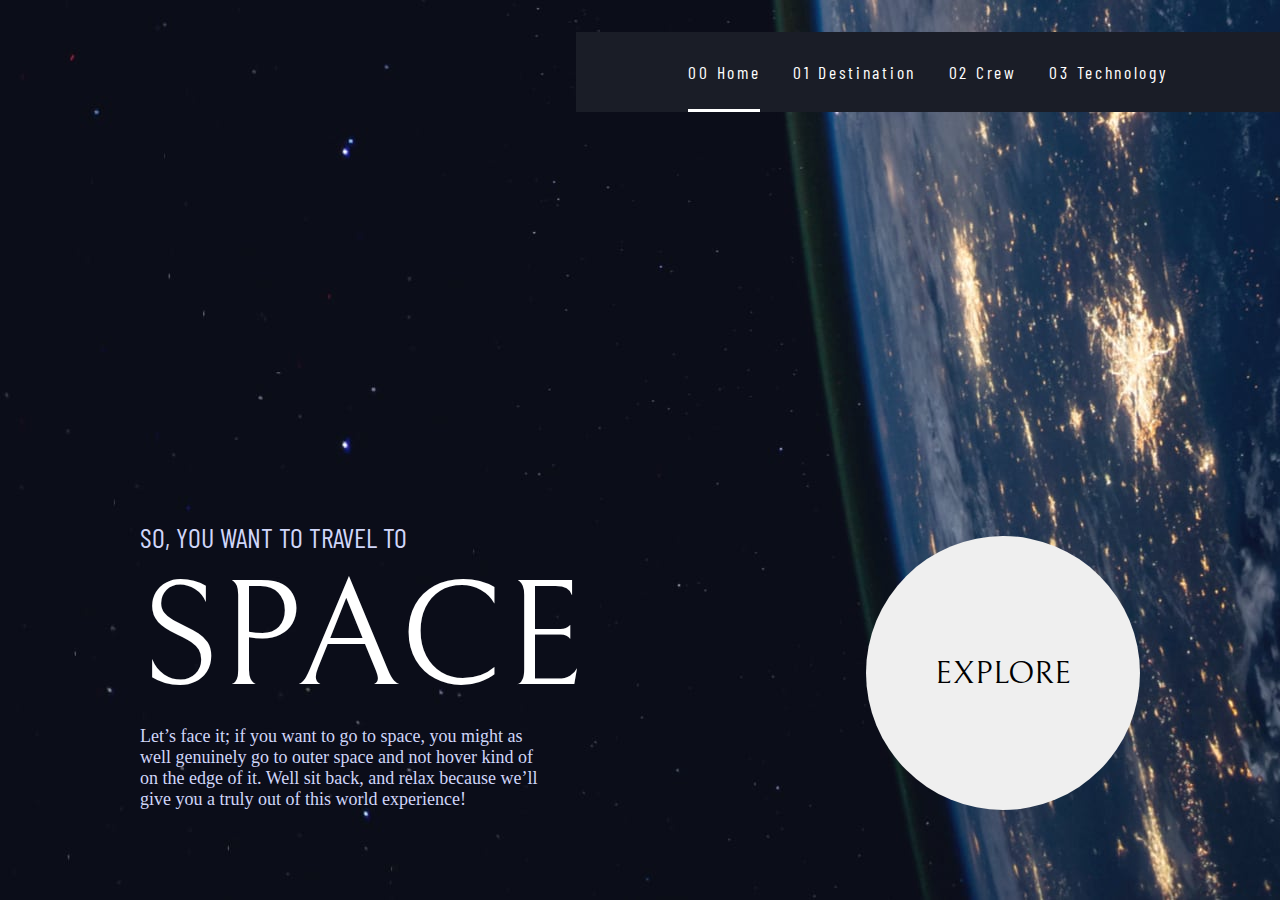
<file: index.html>
<!DOCTYPE html>
<html lang="en">

<head>
  <meta charset="UTF-8">
  <meta name="viewport" content="width=device-width, initial-scale=1.0">
  <link rel="icon" type="image/png" sizes="32x32" href="./assets/favicon-32x32.png">
  <link rel="stylesheet" href="./assets/dev/css/app.css">
  <script src="https://code.jquery.com/jquery-3.6.0.js"></script>

  <title>Frontend Mentor | Space tourism website</title>
</head>

<body>

  <div id="home">

    <div id="nav-placeholder"></div>

    <main>
      <section class="container">
        <div class="col">
          <p>
            So, you want to travel to
          </p>
          <strong>Space</strong>
          <p>
            Let’s face it; if you want to go to space, you might as well genuinely go to
            outer space and not hover kind of on the edge of it. Well sit back, and relax
            because we’ll give you a truly out of this world experience!
          </p>
        </div>
        <div class="col">
          <div class="btn-container">
            <a href="destination.html"><button class="btn-explore">Explore</button></a>
          </div>
        </div>
      </section>

    </main>

  </div>

  <script src="./assets/dev/_script/nav.js"></script>

</body>

</html>
</file>
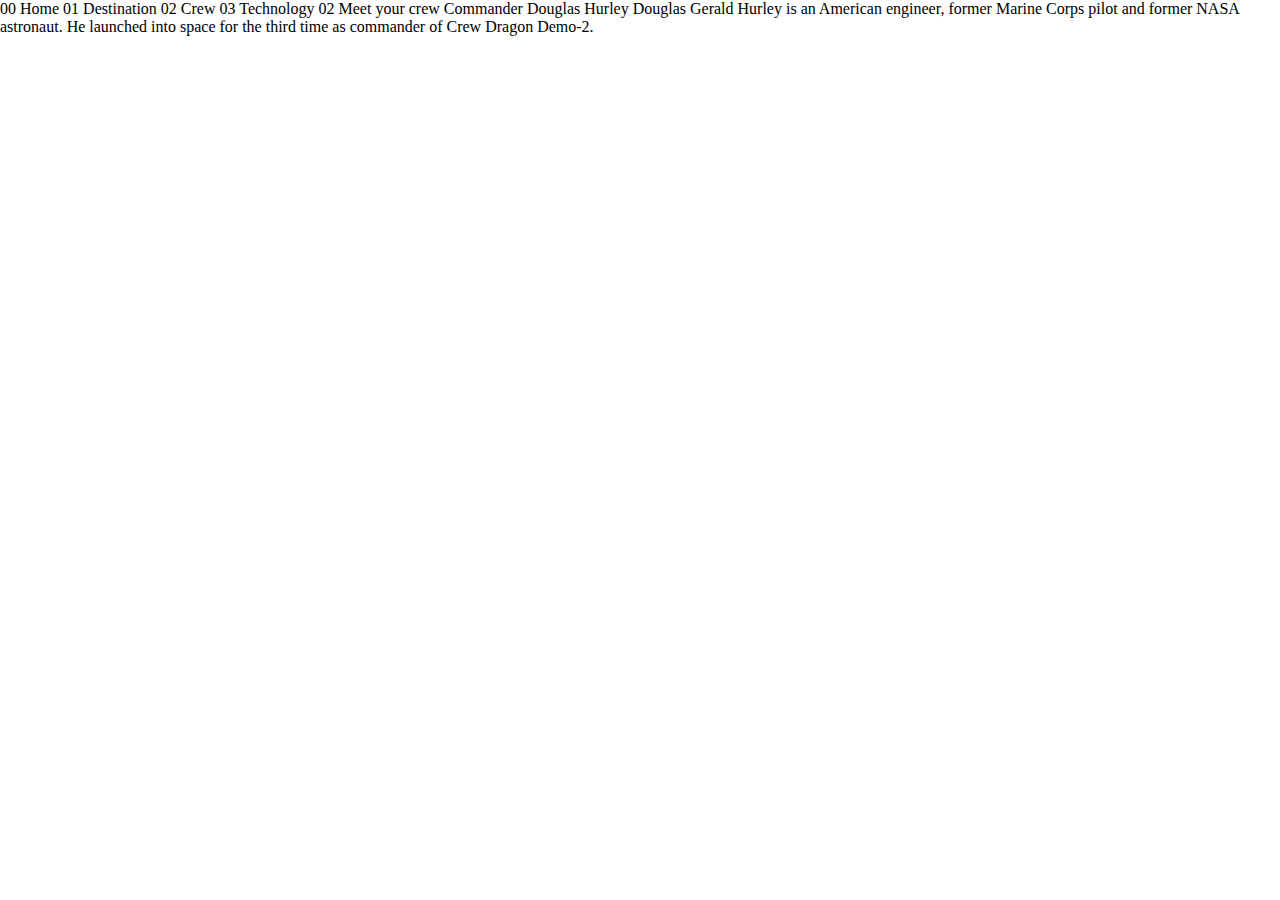
<file: crew-commander.html>
<!DOCTYPE html>
<html lang="en">
<head>
  <meta charset="UTF-8">
  <meta name="viewport" content="width=device-width, initial-scale=1.0">
  <link rel="stylesheet" href="./assets/dev/css/app.css">
  <script src="https://code.jquery.com/jquery-3.6.0.js"></script>
  <link rel="icon" type="image/png" sizes="32x32" href="./assets/favicon-32x32.png">
  
  <title>Frontend Mentor | Space tourism website</title>
</head>
<body>

  00 Home
  01 Destination
  02 Crew
  03 Technology

  02 Meet your crew

  Commander
  Douglas Hurley

  Douglas Gerald Hurley is an American engineer, former Marine Corps pilot 
  and former NASA astronaut. He launched into space for the third time as 
  commander of Crew Dragon Demo-2.
</body>
</html>
</file>
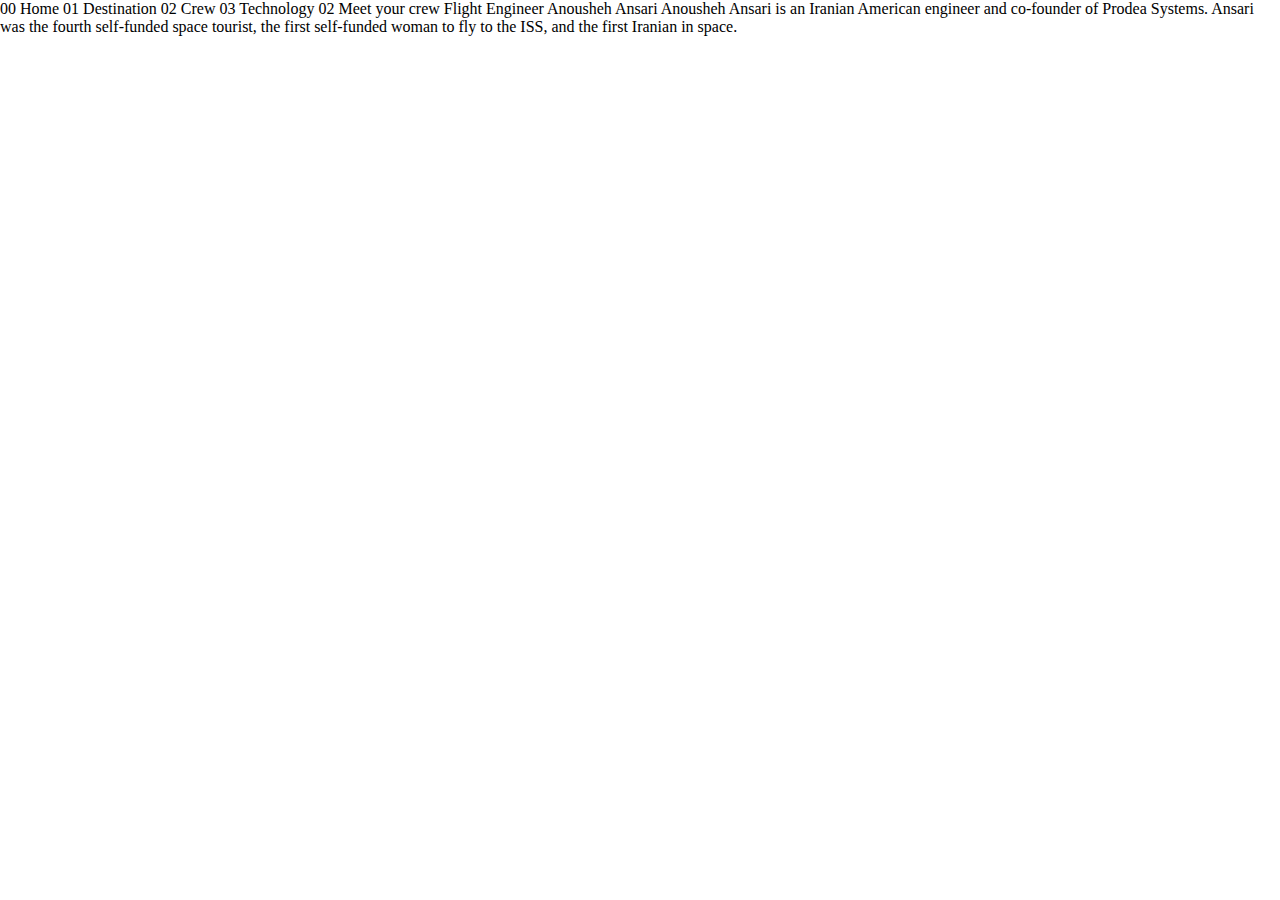
<file: crew-engineer.html>
<!DOCTYPE html>
<html lang="en">
<head>
  <meta charset="UTF-8">
  <meta name="viewport" content="width=device-width, initial-scale=1.0">
  <link rel="stylesheet" href="./assets/dev/css/app.css">
  <script src="https://code.jquery.com/jquery-3.6.0.js"></script>
  <link rel="icon" type="image/png" sizes="32x32" href="./assets/favicon-32x32.png">
  
  <title>Frontend Mentor | Space tourism website</title>
</head>
<body>

  00 Home
  01 Destination
  02 Crew
  03 Technology

  02 Meet your crew

  Flight Engineer
  Anousheh Ansari

  Anousheh Ansari is an Iranian American engineer and co-founder of Prodea Systems. 
  Ansari was the fourth self-funded space tourist, the first self-funded woman to 
  fly to the ISS, and the first Iranian in space. 
</body>
</html>
</file>
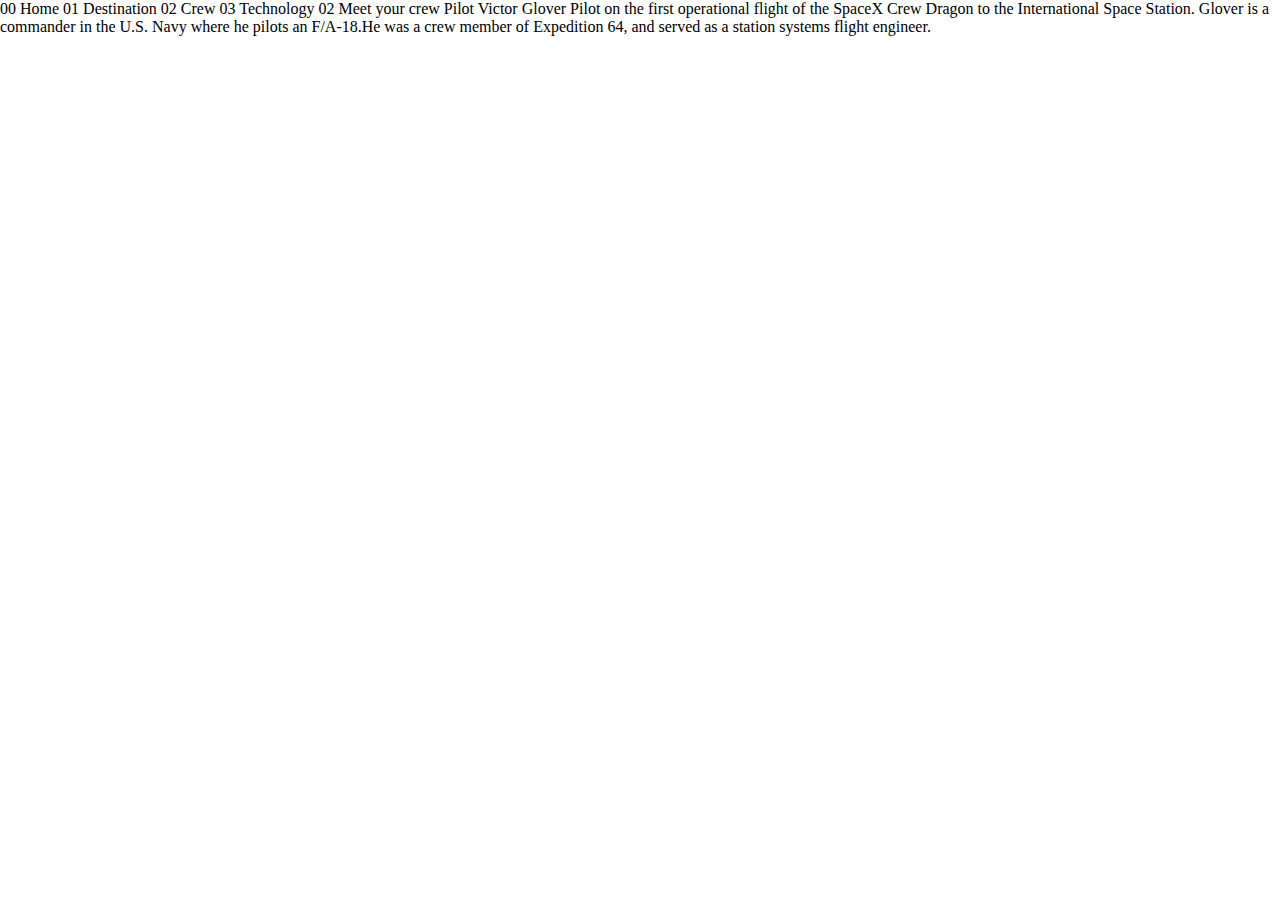
<file: crew-pilot.html>
<!DOCTYPE html>
<html lang="en">
<head>
  <meta charset="UTF-8">
  <meta name="viewport" content="width=device-width, initial-scale=1.0">
  <link rel="stylesheet" href="./assets/dev/css/app.css">
  <script src="https://code.jquery.com/jquery-3.6.0.js"></script>
  <link rel="icon" type="image/png" sizes="32x32" href="./assets/favicon-32x32.png">
  
  <title>Frontend Mentor | Space tourism website</title>
</head>
<body>

  00 Home
  01 Destination
  02 Crew
  03 Technology

  02 Meet your crew

  Pilot
  Victor Glover

  Pilot on the first operational flight of the SpaceX Crew Dragon to the 
  International Space Station. Glover is a commander in the U.S. Navy where 
  he pilots an F/A-18.He was a crew member of Expedition 64, and served as a 
  station systems flight engineer. 
</body>
</html>
</file>
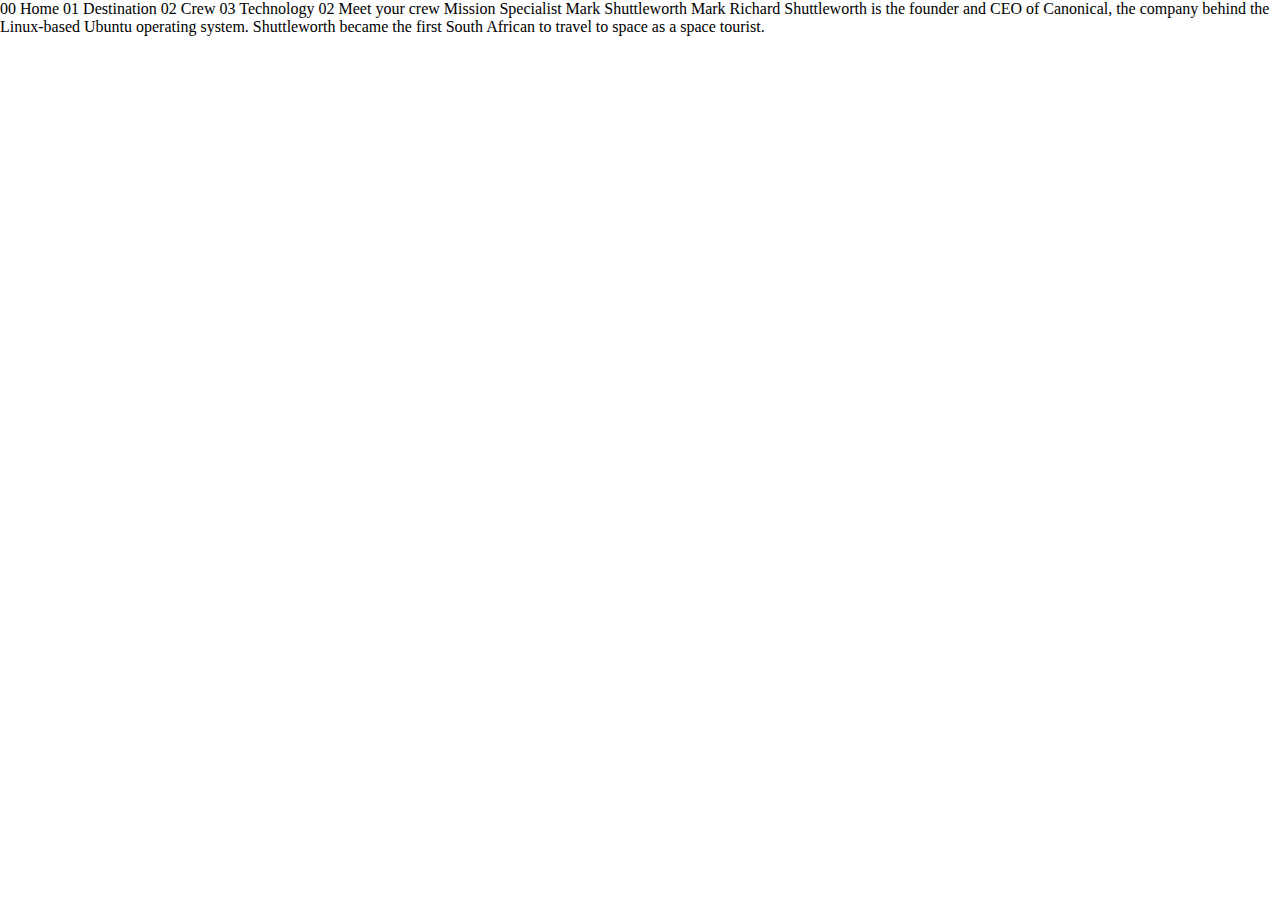
<file: crew-specialist.html>
<!DOCTYPE html>
<html lang="en">
<head>
  <meta charset="UTF-8">
  <meta name="viewport" content="width=device-width, initial-scale=1.0">
  <link rel="stylesheet" href="./assets/dev/css/app.css">
  <script src="https://code.jquery.com/jquery-3.6.0.js"></script>
  <link rel="icon" type="image/png" sizes="32x32" href="./assets/favicon-32x32.png">
  
  <title>Frontend Mentor | Space tourism website</title>
</head>
<body>

  00 Home
  01 Destination
  02 Crew
  03 Technology

  02 Meet your crew

  Mission Specialist
  Mark Shuttleworth

  Mark Richard Shuttleworth is the founder and CEO of Canonical, the company behind 
  the Linux-based Ubuntu operating system. Shuttleworth became the first South 
  African to travel to space as a space tourist.
</body>
</html>
</file>
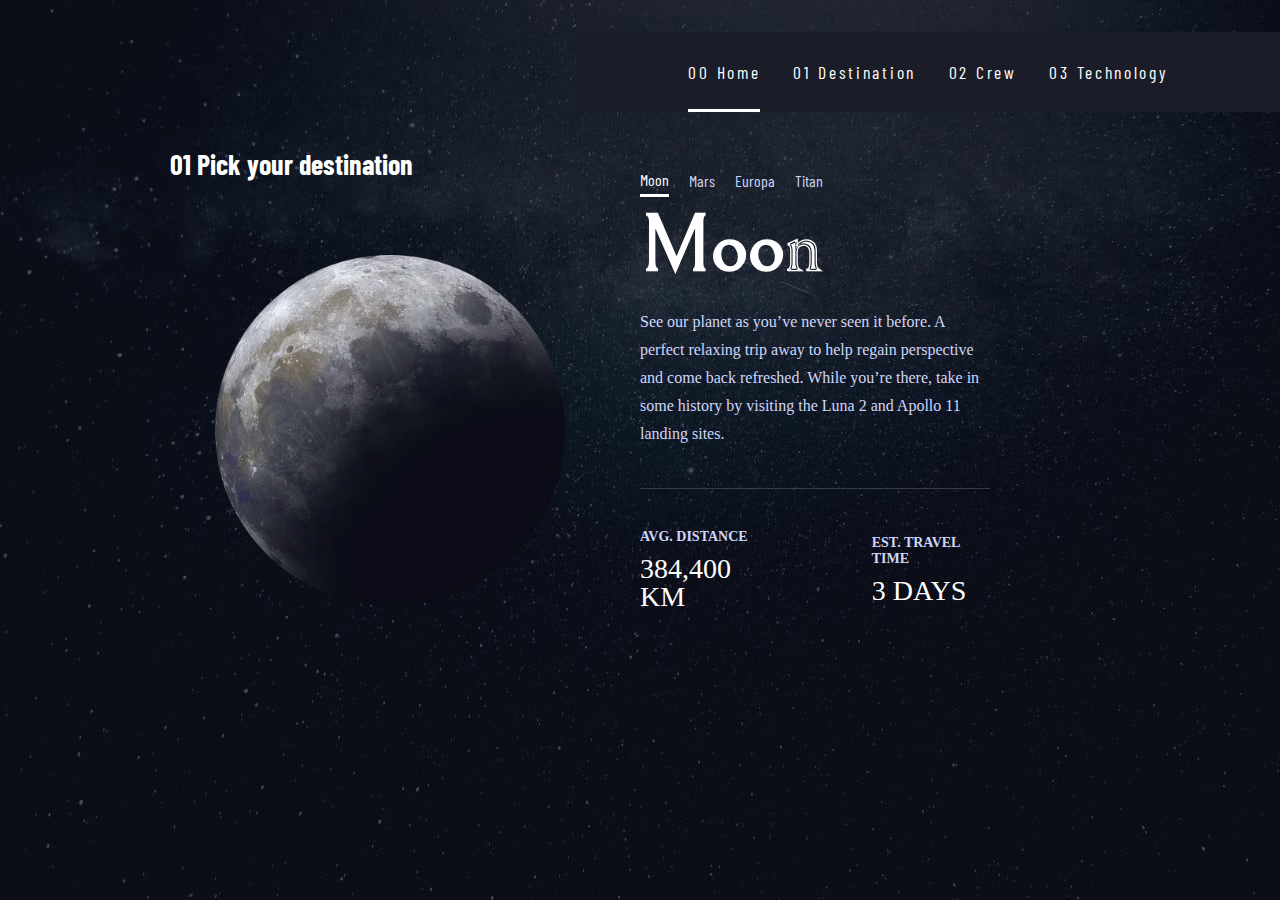
<file: destination.html>
<!DOCTYPE html>
<html lang="en">

<head>
  <meta charset="UTF-8">
  <meta name="viewport" content="width=device-width, initial-scale=1.0">
  <link rel="stylesheet" href="./assets/dev/css/app.css">
  <script src="https://code.jquery.com/jquery-3.6.0.js"></script>
  <link rel="icon" type="image/png" sizes="32x32" href="./assets/favicon-32x32.png">

  <title>Frontend Mentor | Space tourism website</title>
</head>

<body>

  <div id="nav-placeholder"></div>
  <div id="destination">
    <main>
      <input type="radio" name="destin" id="moon" checked>
      <input type="radio" name="destin" id="mars">
      <input type="radio" name="destin" id="europa">
      <input type="radio" name="destin" id="titan">

      <section class="container">

        <h1>01 Pick your destination </h1>


        <div class="moon-destin">
          <div class="col">
            <img src="assets/destination/image-moon.webp">
          </div>

          <div>
            <ul>
              <li class="active">
                <label class="destin-selectors active" for="moon">Moon</label>
                <div class="underline"></div>
              </li>
              <li><label class="destin-selectors" for="mars">Mars</label></li>
              <li><label class="destin-selectors" for="europa">Europa</label></li>
              <li><label class="destin-selectors" for="titan">Titan</label></li>
            </ul>
          </div>

          <div class="col">

            <div class="content">
              <h2>Moon</h2>

              <p>See our planet as you’ve never seen it before. A perfect relaxing trip away to help
                regain perspective and come back refreshed. While you’re there, take in some history
                by visiting the Luna 2 and Apollo 11 landing sites.</p>

              <hr>

              <div class="info">

                <div>
                  <h3>Avg. distance</h3>
                  <p>384,400 km</p>
                </div>

                <div>
                  <h3>Est. travel time</h3>
                  <p>3 days</p>
                </div>

              </div>

            </div>

          </div>
        </div>

        <div class="mars-destin">

          <div class="col">
            <img src="assets/destination/image-mars.webp">
          </div>

          <div>
            <ul>
              <li><label class="destin-selectors" for="moon">Moon</label></li>
              <li class="active">
                <label class="destin-selectors active" for="mars">Mars</label>
                <div class="underline"></div>
              </li>
              <li><label class="destin-selectors" for="europa">Europa</label></li>
              <li><label class="destin-selectors" for="titan">Titan</label></li>
            </ul>
          </div>

          <div class="col">

            <div class="content">

              <h2>Mars</h2>

              <p>Don’t forget to pack your hiking boots. You’ll need them to tackle Olympus Mons,
                the tallest planetary mountain in our solar system. It’s two and a half times
                the size of Everest!</p>

              <hr>

              <div class="info">

                <div>
                  <h3>Avg. distance</h3>
                  <p>225 mil. km</p>
                </div>

                <div>
                  <h3>Est. travel time</h3>
                  <p>9 months</p>
                </div>

              </div>

            </div>

          </div>
        </div>

        <div class="europa-destin">

          <div class="col">
            <img src="assets/destination/image-europa.webp">
          </div>

          <div>
            <ul>
              <li><label class="destin-selectors" for="moon">Moon</label></li>
              <li><label class="destin-selectors" for="mars">Mars</label></li>
              <li class="active">
                <label class="destin-selectors active" for="europa">Europa</label>
                <div class="underline"></div>
              </li>
              <li><label class="destin-selectors" for="titan">Titan</label></li>
            </ul>
          </div>

          <div class="col">

            <div class="content">

              <h2>Europa</h2>

              <p>
                The smallest of the four Galilean moons orbiting Jupiter, Europa is a
                winter lover’s dream. With an icy surface, it’s perfect for a bit of
                ice skating, curling, hockey, or simple relaxation in your snug
                wintery cabin.
              </p>

              <hr>

              <div class="info">

                <div>
                  <h3>Avg. distance</h3>
                  <p>628 mil. km</p>
                </div>

                <div>
                  <h3>Est. travel time</h3>
                  <p>3 years</p>
                </div>

              </div>

            </div>

          </div>
        </div>

        <div class="titan-destin">

          <div class="col">
            <img src="assets/destination/image-titan.webp">
          </div>

          <div>
            <ul>
              <li><label class="destin-selectors" for="moon">Moon</label></li>
              <li><label class="destin-selectors" for="mars">Mars</label></li>
              <li><label class="destin-selectors" for="europa">Europa</label></li>
              <li class="active">
                <label class="destin-selectors active" for="titan">Titan</label>
                <div class="underline"></div>
              </li>
            </ul>
          </div>

          <div class="col">

            <div class="content">
              <h2>Titan</h2>

              <p>The only moon known to have a dense atmosphere other than Earth, Titan
                is a home away from home (just a few hundred degrees colder!). As a
                bonus, you get striking views of the Rings of Saturn.</p>

              <hr>

              <div class="info">

                <div>
                  <h3>Avg. distance</h3>
                  <p>1.6 bil. km</p>
                </div>

                <div>
                  <h3>Est. travel time</h3>
                  <p>7 years</p>
                </div>

              </div>

            </div>

          </div>

        </div>
      </section>
    </main>
  </div>

  <script src="./assets/dev/_script/nav.js"></script>
</body>

</html>
</file>
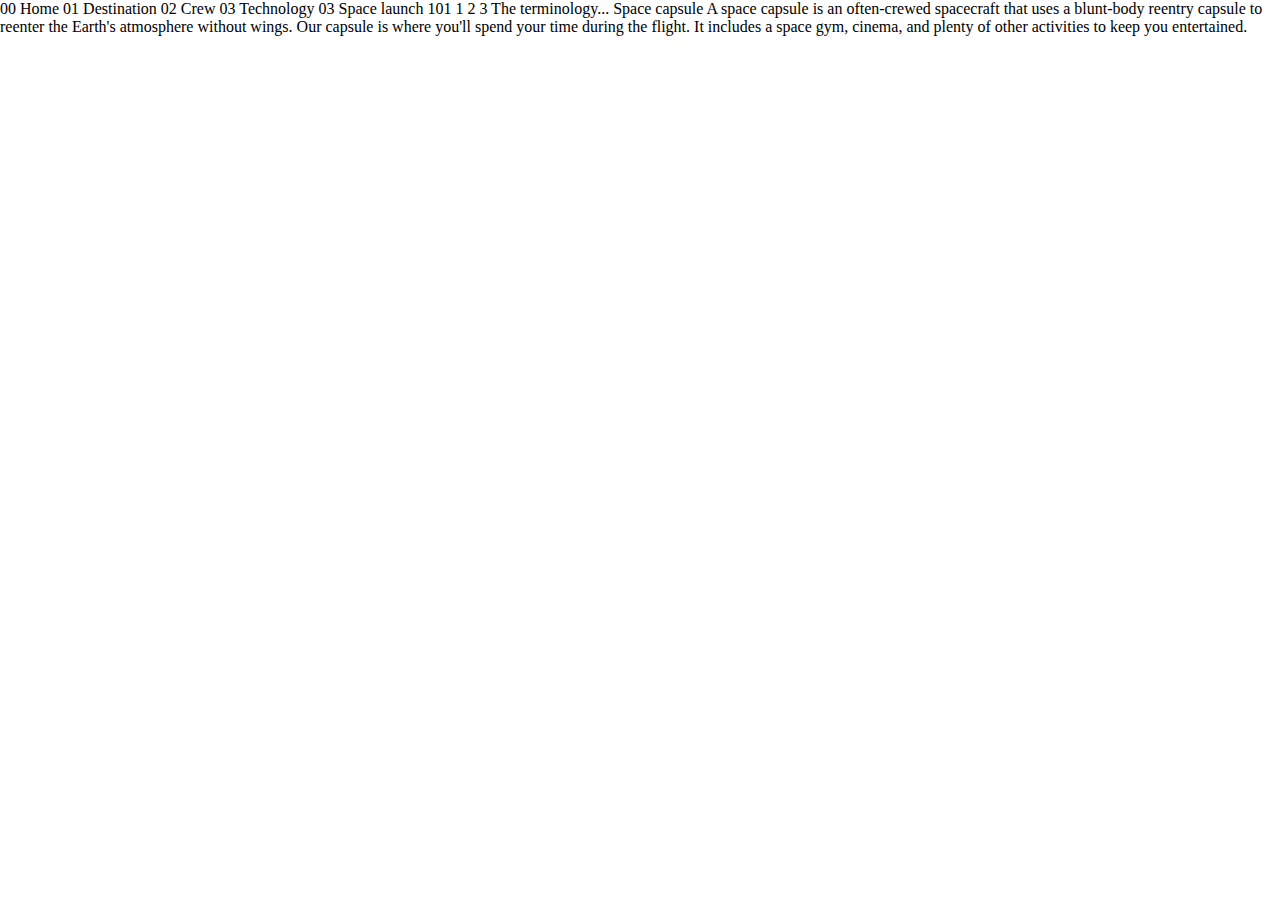
<file: technology-capsule.html>
<!DOCTYPE html>
<html lang="en">
<head>
  <meta charset="UTF-8">
  <meta name="viewport" content="width=device-width, initial-scale=1.0">
  <link rel="stylesheet" href="./assets/dev/css/app.css">
  <script src="https://code.jquery.com/jquery-3.6.0.js"></script>
  <link rel="icon" type="image/png" sizes="32x32" href="./assets/favicon-32x32.png">
  
  <title>Frontend Mentor | Space tourism website</title>
</head>
<body>

  00 Home
  01 Destination
  02 Crew
  03 Technology

  03 Space launch 101

  1
  2
  3

  The terminology...
  Space capsule

  A space capsule is an often-crewed spacecraft that uses a blunt-body reentry 
  capsule to reenter the Earth's atmosphere without wings. Our capsule is where 
  you'll spend your time during the flight. It includes a space gym, cinema, 
  and plenty of other activities to keep you entertained.
</body>
</html>
</file>
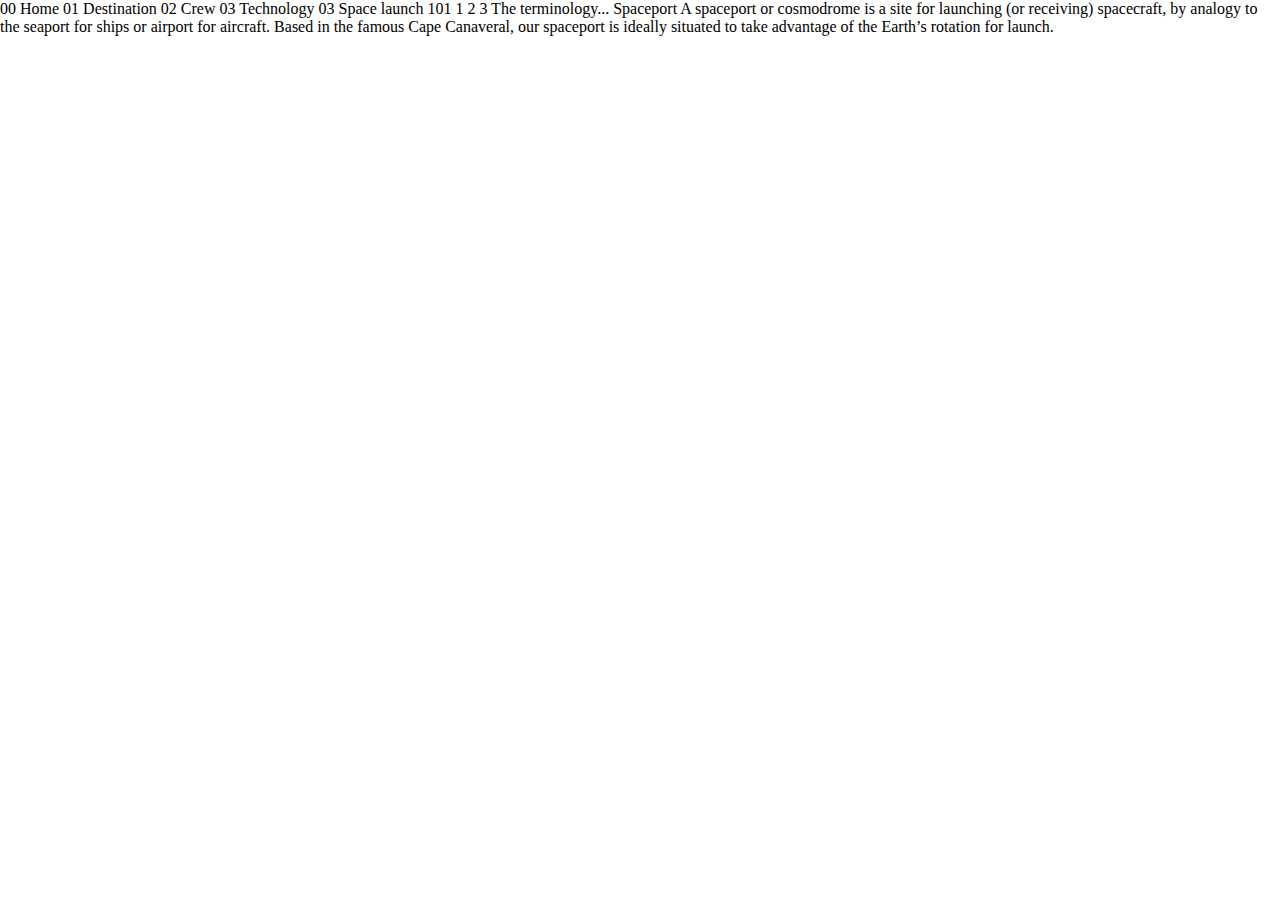
<file: technology-spaceport.html>
<!DOCTYPE html>
<html lang="en">
<head>
  <meta charset="UTF-8">
  <meta name="viewport" content="width=device-width, initial-scale=1.0">
  <link rel="stylesheet" href="./assets/dev/css/app.css">
  <script src="https://code.jquery.com/jquery-3.6.0.js"></script>
  <link rel="icon" type="image/png" sizes="32x32" href="./assets/favicon-32x32.png">
  
  <title>Frontend Mentor | Space tourism website</title>
</head>
<body>

  00 Home
  01 Destination
  02 Crew
  03 Technology

  03 Space launch 101

  1
  2
  3

  The terminology...
  Spaceport

  A spaceport or cosmodrome is a site for launching (or receiving) spacecraft, 
  by analogy to the seaport for ships or airport for aircraft. Based in the 
  famous Cape Canaveral, our spaceport is ideally situated to take advantage 
  of the Earth’s rotation for launch.
</body>
</html>
</file>
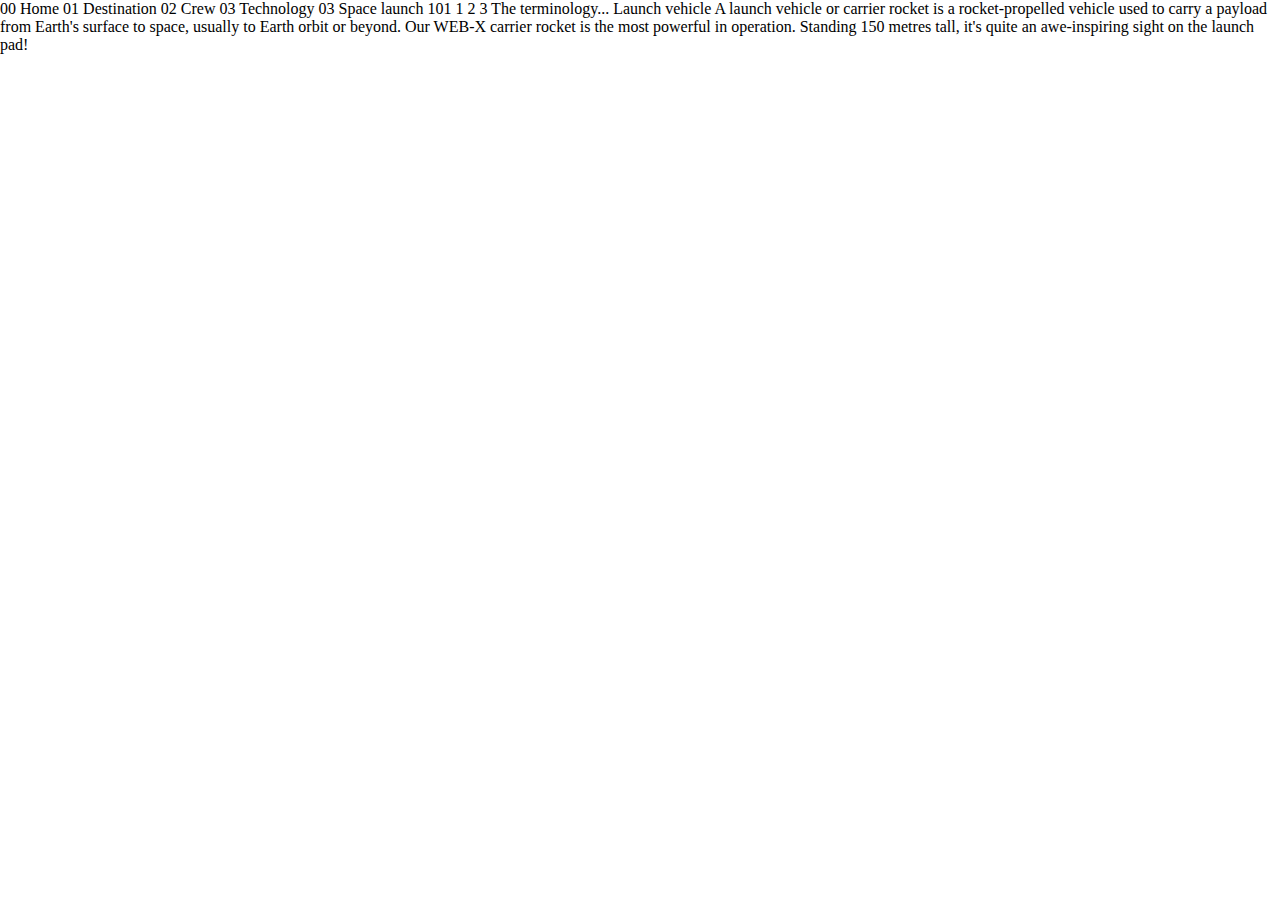
<file: technology-vehicle.html>
<!DOCTYPE html>
<html lang="en">
<head>
  <meta charset="UTF-8">
  <meta name="viewport" content="width=device-width, initial-scale=1.0">
  <link rel="stylesheet" href="./assets/dev/css/app.css">
  <script src="https://code.jquery.com/jquery-3.6.0.js"></script>
  <link rel="icon" type="image/png" sizes="32x32" href="./assets/favicon-32x32.png">
  
  <title>Frontend Mentor | Space tourism website</title>
</head>
<body>

  00 Home
  01 Destination
  02 Crew
  03 Technology

  03 Space launch 101

  1
  2
  3

  The terminology...
  Launch vehicle

  A launch vehicle or carrier rocket is a rocket-propelled vehicle used to carry a 
  payload from Earth's surface to space, usually to Earth orbit or beyond. Our 
  WEB-X carrier rocket is the most powerful in operation. Standing 150 metres tall, 
  it's quite an awe-inspiring sight on the launch pad!
</body>
</html>
</file>
<file: assets/dev/css/app.css>
@import url("https://fonts.googleapis.com/css2?family=Barlow+Condensed:wght@100&family=Bellefair&family=Fraunces:opsz,wght@9..144,100&family=Smooch+Sans:wght@100&display=swap");
@import url("https://fonts.googleapis.com/css2?family=Bellefair&display=swap");
nav {
  position: relative;
  display: flex;
  flex-direction: row;
  justify-content: space-between;
  padding: 0;
  color: #FFFFFF;
}
nav #hamburguer_toggle {
  display: none;
}
nav .hamburguer {
  position: fixed;
  top: 33px;
  right: 25px;
  background: url("/assets/shared/icon-hamburger.svg") no-repeat;
  width: 24px;
  height: 21px;
  transition: 0.3s ease-in-out;
  z-index: 2;
}
nav ul {
  display: none;
  position: fixed;
  right: 0;
  font-family: "Barlow Condensed";
  font-size: 1.25rem;
  line-height: 19px;
  letter-spacing: 2.7px;
  padding: 5rem 6rem 0 2rem;
  background-color: #1A1D27;
  opacity: 0;
  height: 100%;
  transition: 0.5s ease-in-out;
  z-index: 1;
}
nav ul a {
  text-decoration: none;
  color: #FFFFFF;
}
nav ul li {
  position: relative;
  display: flex;
  align-items: center;
  margin: 2rem 0;
}
nav #hamburguer_toggle:checked ~ ul {
  display: block;
  opacity: 1;
}
nav #hamburguer_toggle:checked ~ .hamburguer {
  background: url("/assets/shared/icon-close.svg") no-repeat;
  transition: 0.3s ease-in-out;
}
@media (min-width: 767px) {
  nav .hamburguer {
    display: none;
  }
  nav ul {
    display: flex;
    flex-direction: row;
    align-items: center;
    font-size: 1.1rem;
    opacity: 1;
    padding: 0 1.5rem;
    height: 80px;
  }
  nav ul li {
    margin: 0 1rem;
    height: 100%;
  }
  nav ul li .underline {
    position: absolute;
    bottom: 0;
    left: 0;
    border-bottom: 3px solid transparent;
  }
  nav ul li.active .underline {
    width: 100%;
    border-bottom: 3px solid #FFFFFF;
  }
  nav ul li:hover .underline {
    width: 100%;
    border-bottom: 3px solid #FFFFFF;
  }
  nav ul li span {
    display: none;
  }
  nav #hamburguer_toggle:checked ~ ul {
    display: flex;
    opacity: 1;
  }
}
@media (min-width: 1200px) {
  nav ul {
    width: 55%;
    margin: 2rem 0;
    padding: 0 6rem;
    position: absolute;
  }
  nav ul li {
    margin: 0 auto;
  }
  nav ul li span {
    display: inline;
    opacity: 1;
  }
}

#home {
  background-image: url("/assets/home/background-home-mobile.jpg");
  background-repeat: no-repeat;
  background-size: cover;
  height: 100vh;
  min-height: 750px;
}
#home main {
  display: flex;
  flex-direction: column;
  justify-content: center;
  align-items: center;
  color: #FFFFFF;
  height: 100%;
}
#home main .container {
  max-width: 300px;
  display: flex;
  flex-wrap: wrap;
  justify-content: center;
  align-items: flex-end;
  text-transform: uppercase;
  text-align: center;
  height: 80%;
}
#home main .container p {
  font-family: "Barlow Condensed";
  font-size: 1.5rem;
  color: #D0D6F9;
  margin: 0;
}
#home main .container strong {
  font-family: "Bellefair", serif;
  font-size: 5rem;
  font-weight: 400;
}
#home main .container p:last-child {
  width: 100%;
  text-transform: none;
  font-family: "Barlow";
  font-size: 0.938rem;
}
#home main .container .btn-container {
  display: flex;
  justify-content: center;
  align-items: flex-end;
  height: 100%;
}
#home main .container .btn-container button {
  text-transform: uppercase;
  font-size: 1.25rem;
  font-family: "Bellefair", serif;
  border-radius: 50%;
  border: none;
  width: 150px;
  height: 150px;
  cursor: pointer;
  transition: ease-in-out 0.6s;
}
#home main .container .btn-container button:hover {
  box-shadow: 0 0 0 70px rgba(255, 255, 255, 0.1);
}

@media (min-width: 768px) {
  #home {
    background-image: url("/assets/home/background-home-tablet.jpg");
  }
  #home main .container {
    max-width: 450px;
  }
  #home main .container p {
    font-size: 1.75rem;
  }
  #home main .container strong {
    font-size: 9.375rem;
  }
  #home main .container p:last-child {
    font-size: 1rem;
  }
  #home main .container .btn-container button {
    font-size: 2rem;
    width: 242px;
    height: 242px;
  }
}
@media (min-width: 1200px) {
  #home {
    background-image: url("/assets/home/background-home-desktop.jpg");
  }
  #home main .container {
    max-width: 1000px;
    flex-wrap: nowrap;
    text-align: start;
  }
  #home main .container p:last-child {
    width: 80%;
    font-size: 1.125rem;
  }
  #home main .container .btn-container {
    justify-content: flex-end;
  }
  #home main .container .btn-container button {
    font-size: 2rem;
    width: 274px;
    height: 274px;
  }
}
#destination {
  background-image: url("/assets/destination/background-destination-mobile.jpg");
  background-repeat: no-repeat;
  background-size: cover;
  min-height: 100vh;
  overflow: hidden;
}
#destination main {
  display: flex;
  flex-direction: column;
  color: #FFFFFF;
  padding: 10% 0;
  min-height: unset;
}
#destination main hr {
  margin: 0;
  border: none;
  height: 1px;
  background-color: #383B4B;
}
#destination main #moon:checked ~ .container .moon-destin,
#destination main #mars:checked ~ .container .mars-destin,
#destination main #europa:checked ~ .container .europa-destin,
#destination main #titan:checked ~ .container .titan-destin {
  display: flex;
  flex-direction: column;
}
#destination main input[type=radio] {
  display: none;
}
#destination main .container h1 {
  text-align: center;
  font-size: 1rem;
  font-family: "Barlow Condensed";
}
#destination main .container ul {
  margin: 20px 0;
  gap: 20px;
  display: flex;
  justify-content: center;
  align-items: center;
  font-family: "Barlow Condensed";
  font-size: 0.875rem;
  color: #D0D6F9;
}
#destination main .container ul li.active {
  color: #FFFFFF;
}
#destination main .container ul li.active .underline {
  position: relative;
  width: 100%;
  border-bottom: 3px solid #FFFFFF;
  bottom: -5px;
}
#destination main .container ul label {
  cursor: pointer;
  margin: 0 1rem;
}
#destination main .container .moon-destin,
#destination main .container .mars-destin,
#destination main .container .europa-destin,
#destination main .container .titan-destin {
  display: none;
  margin: 30px;
}
#destination main .container .moon-destin .col,
#destination main .container .mars-destin .col,
#destination main .container .europa-destin .col,
#destination main .container .titan-destin .col {
  display: flex;
  flex-direction: row;
  justify-content: center;
}
#destination main .container .moon-destin .content h2,
#destination main .container .mars-destin .content h2,
#destination main .container .europa-destin .content h2,
#destination main .container .titan-destin .content h2 {
  font-family: "Bellefair";
  text-align: center;
  font-size: 3.5rem;
  margin: 0;
}
#destination main .container .moon-destin .content p,
#destination main .container .mars-destin .content p,
#destination main .container .europa-destin .content p,
#destination main .container .titan-destin .content p {
  font-family: "Barlow";
  font-size: 0.9375rem;
  text-align: center;
  color: #D0D6F9;
  line-height: 25px;
}
#destination main .container .moon-destin .content .info,
#destination main .container .mars-destin .content .info,
#destination main .container .europa-destin .content .info,
#destination main .container .titan-destin .content .info {
  display: flex;
  flex-direction: column;
  align-items: center;
  text-transform: uppercase;
}
#destination main .container .moon-destin .content .info div,
#destination main .container .mars-destin .content .info div,
#destination main .container .europa-destin .content .info div,
#destination main .container .titan-destin .content .info div {
  margin-top: 40px;
}
#destination main .container .moon-destin .content .info h3,
#destination main .container .mars-destin .content .info h3,
#destination main .container .europa-destin .content .info h3,
#destination main .container .titan-destin .content .info h3 {
  font-size: 0.875rem;
  color: #D0D6F9;
  margin: 0 0 10px 0;
  text-align: center;
}
#destination main .container .moon-destin .content .info p,
#destination main .container .mars-destin .content .info p,
#destination main .container .europa-destin .content .info p,
#destination main .container .titan-destin .content .info p {
  font-size: 1.75rem;
  margin: 0;
  color: #FFFFFF;
}
#destination main .container img {
  width: 50%;
}

@media (min-width: 767px) {
  #destination {
    background-image: url("/assets/destination/background-destination-tablet.jpg");
  }
  #destination main .container ul {
    font-size: 1rem;
  }
  #destination main .container h1 {
    text-align: start;
    margin-left: 30px;
    font-size: 1.25rem;
  }
  #destination main .container .moon-destin,
#destination main .container .mars-destin,
#destination main .container .europa-destin,
#destination main .container .titan-destin {
    display: none;
    margin: 0 10%;
  }
  #destination main .container .moon-destin .col,
#destination main .container .mars-destin .col,
#destination main .container .europa-destin .col,
#destination main .container .titan-destin .col {
    display: flex;
    flex-direction: row;
    justify-content: center;
  }
  #destination main .container .moon-destin .content h2,
#destination main .container .mars-destin .content h2,
#destination main .container .europa-destin .content h2,
#destination main .container .titan-destin .content h2 {
    font-size: 5rem;
  }
  #destination main .container .moon-destin .content p,
#destination main .container .mars-destin .content p,
#destination main .container .europa-destin .content p,
#destination main .container .titan-destin .content p {
    font-size: 1rem;
    line-height: 28px;
    margin-bottom: 40px;
  }
  #destination main .container .moon-destin .content .info,
#destination main .container .mars-destin .content .info,
#destination main .container .europa-destin .content .info,
#destination main .container .titan-destin .content .info {
    display: flex;
    flex-direction: row;
    justify-content: space-evenly;
    text-align: center;
  }
  #destination main .container .moon-destin .content .info h3,
#destination main .container .mars-destin .content .info h3,
#destination main .container .europa-destin .content .info h3,
#destination main .container .titan-destin .content .info h3 {
    font-size: 0.875rem;
  }
  #destination main .container .moon-destin .content .info p,
#destination main .container .mars-destin .content .info p,
#destination main .container .europa-destin .content .info p,
#destination main .container .titan-destin .content .info p {
    font-size: 1.75rem;
  }
  #destination main .container img {
    width: 70%;
  }
}
@media (min-width: 1200px) {
  #destination {
    background-image: url("/assets/destination/background-destination-desktop.jpg");
  }
  #destination main {
    display: flex;
    flex-direction: column;
    align-items: center;
  }
  #destination main #moon:checked ~ .container .moon-destin,
#destination main #mars:checked ~ .container .mars-destin,
#destination main #europa:checked ~ .container .europa-destin,
#destination main #titan:checked ~ .container .titan-destin {
    position: relative;
    display: flex;
    flex-direction: row;
  }
  #destination main .container {
    max-width: 1000px;
  }
  #destination main .container h1 {
    font-size: 1.75rem;
  }
  #destination main .container ul {
    position: absolute;
    left: 50%;
    top: -50px;
  }
  #destination main .container ul label {
    margin: 0;
  }
  #destination main .container img {
    padding-top: 10%;
  }
  #destination main .container .moon-destin,
#destination main .container .mars-destin,
#destination main .container .europa-destin,
#destination main .container .titan-destin {
    margin: 0;
  }
  #destination main .container .moon-destin .col,
#destination main .container .mars-destin .col,
#destination main .container .europa-destin .col,
#destination main .container .titan-destin .col {
    align-items: center;
    justify-content: center;
  }
  #destination main .container .moon-destin .content,
#destination main .container .mars-destin .content,
#destination main .container .europa-destin .content,
#destination main .container .titan-destin .content {
    padding-right: 30%;
  }
  #destination main .container .moon-destin .content h2,
#destination main .container .mars-destin .content h2,
#destination main .container .europa-destin .content h2,
#destination main .container .titan-destin .content h2 {
    text-align: start;
  }
  #destination main .container .moon-destin .content p,
#destination main .container .mars-destin .content p,
#destination main .container .europa-destin .content p,
#destination main .container .titan-destin .content p {
    text-align: start;
  }
  #destination main .container .moon-destin .content .info,
#destination main .container .mars-destin .content .info,
#destination main .container .europa-destin .content .info,
#destination main .container .titan-destin .content .info {
    justify-content: flex-start;
    gap: 100px;
  }
  #destination main .container .moon-destin .content .info h3,
#destination main .container .mars-destin .content .info h3,
#destination main .container .europa-destin .content .info h3,
#destination main .container .titan-destin .content .info h3 {
    text-align: start;
  }
}
* {
  box-sizing: border-box;
}

body {
  margin: 0;
  padding: 0;
}

ul {
  list-style-type: none;
  margin: 0;
  padding: 0;
}

.col {
  width: 100%;
}

/*# sourceMappingURL=app.css.map */
</file>
